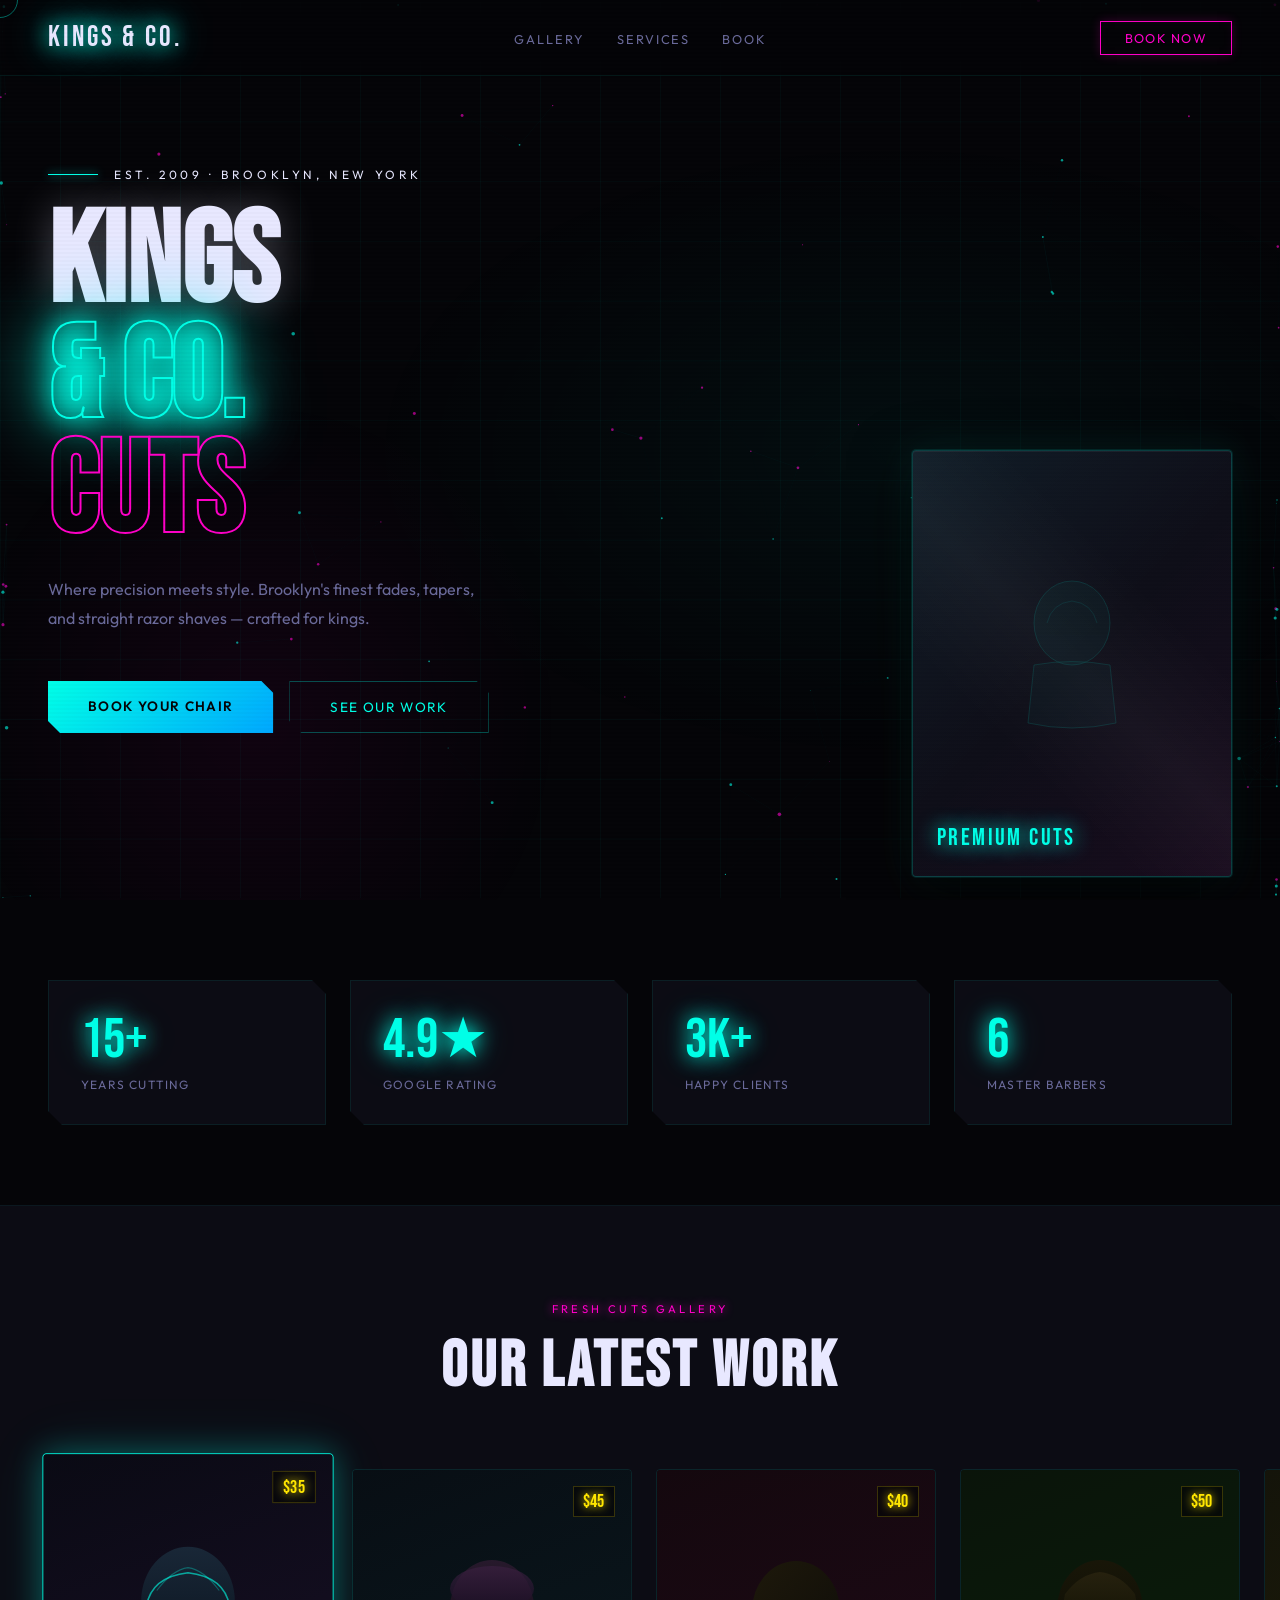
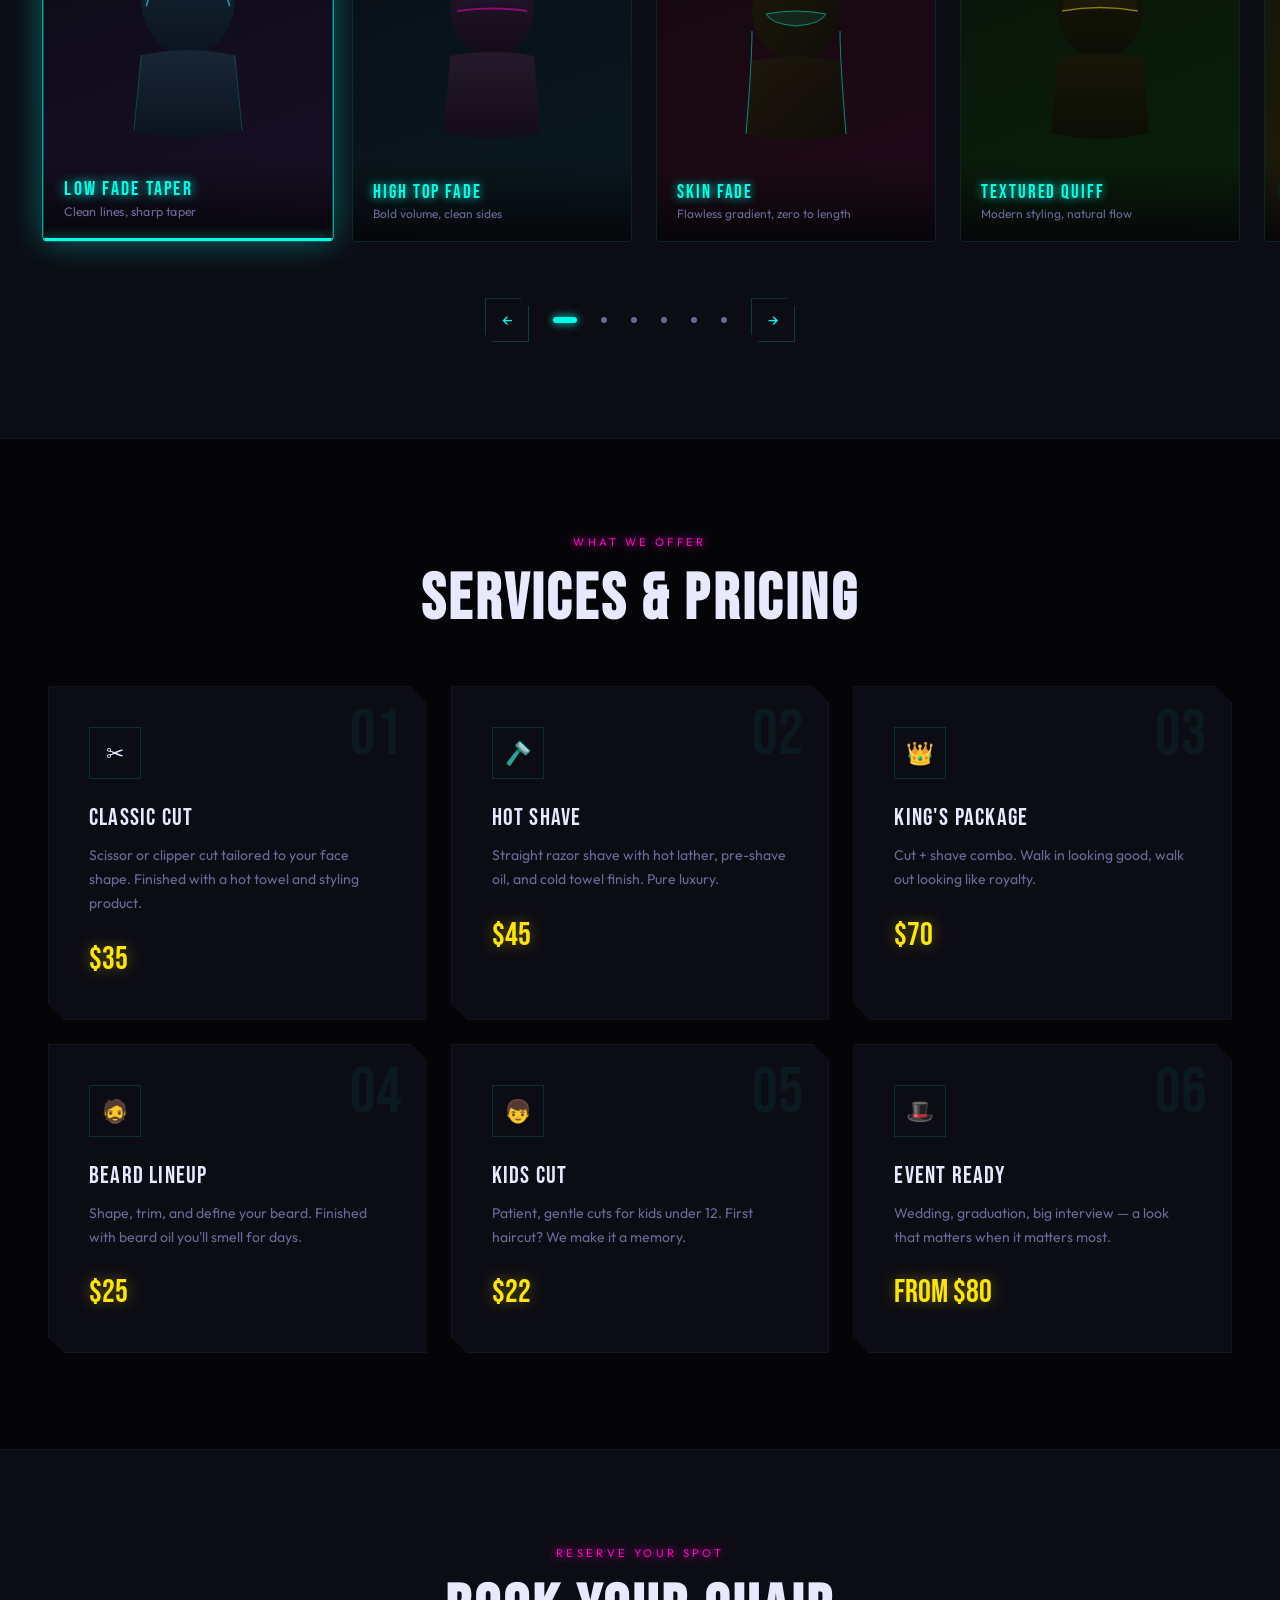
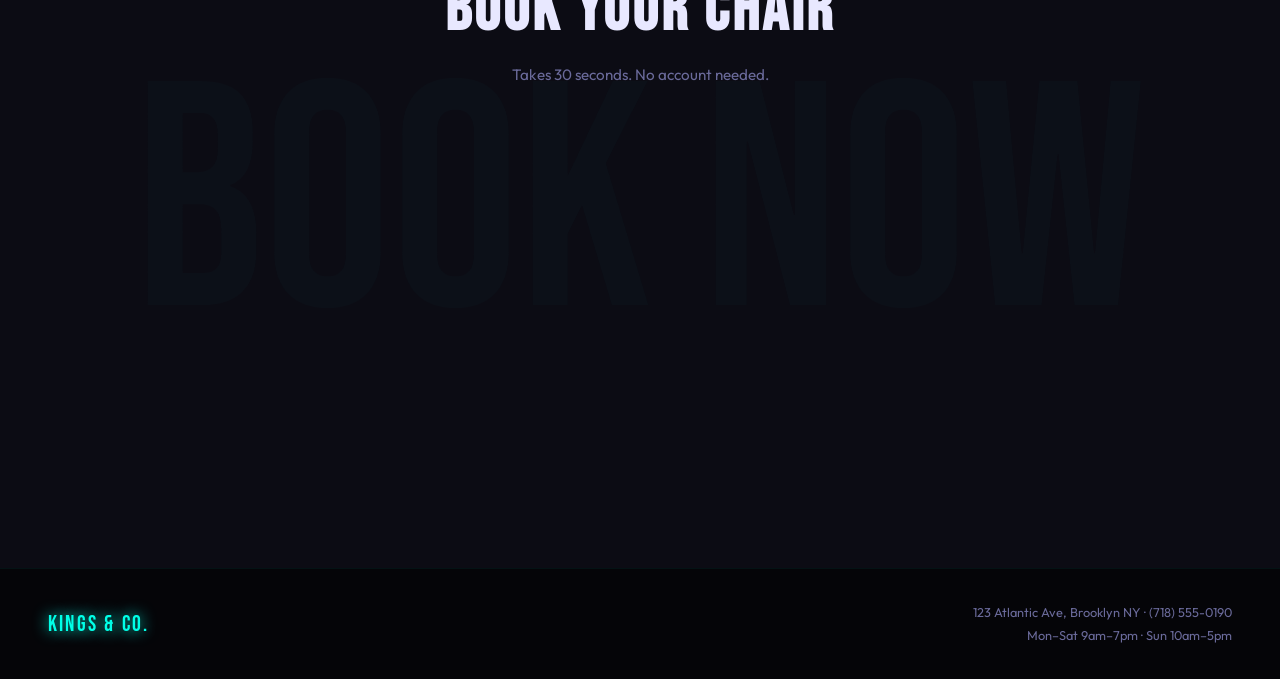
<file: index.html>
<!DOCTYPE html>
<html lang="en">
<head>
<meta charset="UTF-8">
<meta name="viewport" content="width=device-width, initial-scale=1.0">
<title>Kings & Co. Barbershop</title>
<link href="https://fonts.googleapis.com/css2?family=Bebas+Neue&family=Outfit:wght@300;400;500;600&display=swap" rel="stylesheet">
<style>
*,*::before,*::after{box-sizing:border-box;margin:0;padding:0}

:root{
  --neon-cyan:#00ffe7;
  --neon-magenta:#ff00c8;
  --neon-gold:#ffe600;
  --dark:#050508;
  --dark2:#0c0c14;
  --dark3:#12121e;
  --text:#e8e8ff;
  --muted:#6a6a9a;
}

html{scroll-behavior:smooth}

body{
  background:var(--dark);
  color:var(--text);
  font-family:'Outfit',sans-serif;
  overflow-x:hidden;
  cursor:none;
}

/* ── CUSTOM CURSOR ── */
.cursor{
  position:fixed;width:12px;height:12px;
  background:var(--neon-red);border-radius:50%;
  pointer-events:none;z-index:9999;
  transform:translate(-50%,-50%);
  transition:transform 0.1s,background 0.2s;
  box-shadow:0 0 10px var(--neon-red),0 0 20px var(--neon-red);
}
.cursor-ring{
  position:fixed;width:36px;height:36px;
  border:1px solid rgba(0,255,231,0.4);border-radius:50%;
  pointer-events:none;z-index:9998;
  transform:translate(-50%,-50%);
  transition:all 0.15s ease;
}

/* ── PARTICLE CANVAS ── */
#particles{position:fixed;top:0;left:0;width:100%;height:100%;z-index:0;pointer-events:none;}

/* ── NAV ── */
nav{
  position:fixed;top:0;left:0;right:0;z-index:100;
  padding:1.25rem 3rem;
  display:flex;justify-content:space-between;align-items:center;
  background:rgba(5,5,8,0.7);
  backdrop-filter:blur(20px);
  border-bottom:1px solid rgba(0,255,231,0.08);
}
.nav-logo{
  font-family:'Bebas Neue',sans-serif;
  font-size:1.8rem;letter-spacing:0.1em;
  color:var(--neon-blue);
  text-shadow:0 0 20px var(--neon-cyan),0 0 40px var(--neon-cyan);
}
.nav-links{display:flex;gap:2rem;list-style:none;}
.nav-links a{
  color:var(--muted);text-decoration:none;
  font-size:0.8rem;letter-spacing:0.15em;text-transform:uppercase;
  transition:color 0.2s,text-shadow 0.2s;
}
.nav-links a:hover{
  color:var(--neon-purple);
  text-shadow:0 0 10px var(--neon-cyan);
}
.nav-book{
  padding:0.5rem 1.5rem;
  border:1px solid var(--neon-magenta);
  color:var(--neon-magenta);
  text-decoration:none;font-size:0.8rem;
  letter-spacing:0.1em;text-transform:uppercase;
  transition:all 0.3s;
  box-shadow:0 0 10px rgba(255,0,200,0.2),inset 0 0 10px rgba(255,0,200,0.05);
}
.nav-book:hover{
  background:var(--neon-magenta);color:var(--dark);
  box-shadow:0 0 30px var(--neon-magenta),0 0 60px var(--neon-magenta);
}

/* ── HERO ── */
.hero{
  min-height:100vh;
  display:flex;align-items:center;
  position:relative;overflow:hidden;
  padding:0 3rem;
}
.hero-bg{
  position:absolute;inset:0;
  background:
    radial-gradient(ellipse 60% 50% at 70% 50%, rgba(0,255,231,0.04) 0%, transparent 70%),
    radial-gradient(ellipse 40% 60% at 20% 80%, rgba(255,0,200,0.05) 0%, transparent 60%);
}
.hero-grid{
  position:absolute;inset:0;
  background-image:
    linear-gradient(rgba(0,255,231,0.03) 1px,transparent 1px),
    linear-gradient(90deg,rgba(0,255,231,0.03) 1px,transparent 1px);
  background-size:60px 60px;
  perspective:500px;
  transform:rotateX(5deg);
}
.hero-content{position:relative;z-index:2;max-width:680px;}
.hero-eyebrow{
  display:flex;align-items:center;gap:1rem;
  font-size:0.75rem;letter-spacing:0.3em;text-transform:uppercase;
  color:var(--neon-silver);margin-bottom:1.5rem;
  opacity:0;animation:fadeUp 0.8s 0.2s forwards;
}
.hero-eyebrow::before{content:'';width:50px;height:1px;background:var(--neon-cyan);box-shadow:0 0 8px var(--neon-cyan);}
.hero-title{
  font-family:'Bebas Neue',sans-serif;
  font-size:clamp(5rem,10vw,9rem);
  line-height:0.9;
  margin-bottom:1.5rem;
  opacity:0;animation:fadeUp 0.8s 0.4s forwards;
}
.hero-title .line1{
  display:block;color:var(--text);
  text-shadow:0 0 40px rgba(232,232,255,0.3);
}
.hero-title .line2{
  display:block;
  -webkit-text-stroke:2px var(--neon-cyan);
  color:transparent;
  text-shadow:0 0 30px var(--neon-cyan),0 0 80px var(--neon-cyan);
  animation:flicker 4s infinite;
}
.hero-title .line3{
  display:block;
  -webkit-text-stroke:2px var(--neon-magenta);
  color:transparent;
  text-shadow:0 0 30px var(--neon-silver);
}
@keyframes flicker{
  0%,95%,100%{opacity:1}
  96%{opacity:0.8}
  97%{opacity:1}
  98%{opacity:0.6}
  99%{opacity:1}
}
.hero-sub{
  font-size:1rem;line-height:1.8;color:var(--muted);
  max-width:440px;margin-bottom:3rem;
  opacity:0;animation:fadeUp 0.8s 0.6s forwards;
}
.hero-ctas{
  display:flex;gap:1rem;flex-wrap:wrap;
  opacity:0;animation:fadeUp 0.8s 0.8s forwards;
}
.btn-primary{
  padding:1rem 2.5rem;
  background:linear-gradient(135deg,var(--neon-cyan),#00a8ff);
  color:var(--dark);font-weight:600;font-size:0.85rem;
  letter-spacing:0.1em;text-transform:uppercase;
  text-decoration:none;
  box-shadow:0 0 30px rgba(0,255,231,0.4),0 0 60px rgba(0,255,231,0.2);
  transition:all 0.3s;
  clip-path:polygon(0 0,calc(100% - 12px) 0,100% 12px,100% 100%,12px 100%,0 calc(100% - 12px));
}
.btn-primary:hover{
  box-shadow:0 0 50px rgba(0,255,231,0.7),0 0 100px rgba(0,255,231,0.4);
  transform:translateY(-2px);
}
.btn-secondary{
  padding:1rem 2.5rem;
  border:1px solid rgba(0,255,231,0.3);
  color:var(--neon-cyan);font-size:0.85rem;
  letter-spacing:0.1em;text-transform:uppercase;
  text-decoration:none;
  transition:all 0.3s;
  clip-path:polygon(0 0,calc(100% - 12px) 0,100% 12px,100% 100%,12px 100%,0 calc(100% - 12px));
}
.btn-secondary:hover{
  background:rgba(0,255,231,0.05);
  border-color:var(--neon-brown);
  box-shadow:0 0 20px rgba(0,255,231,0.2);
}

/* 3D FLOATING CARD */
.hero-3d{
  position:absolute;right:3rem;top:50%;transform:translateY(-50%);
  width:320px;
  opacity:0;animation:fadeUp 1s 1s forwards;
  perspective:1000px;
}
.card-3d{
  width:100%;aspect-ratio:3/4;
  transform-style:preserve-3d;
  animation:float3d 6s ease-in-out infinite;
  position:relative;
}
@keyframes float3d{
  0%,100%{transform:rotateY(-8deg) rotateX(4deg) translateY(0)}
  50%{transform:rotateY(8deg) rotateX(-4deg) translateY(-20px)}
}
.card-3d-inner{
  width:100%;height:100%;
  background:linear-gradient(135deg,var(--dark3),var(--dark2));
  border:1px solid rgba(0,255,231,0.2);
  border-radius:4px;
  overflow:hidden;
  box-shadow:
    0 0 0 1px rgba(0,255,231,0.1),
    0 20px 60px rgba(0,0,0,0.8),
    0 0 40px rgba(0,255,231,0.1),
    inset 0 1px 0 rgba(255,255,255,0.05);
  display:flex;align-items:center;justify-content:center;
  position:relative;
}
.card-3d-inner::before{
  content:'';position:absolute;inset:0;
  background:linear-gradient(135deg,rgba(0,255,231,0.05) 0%,transparent 50%,rgba(255,0,200,0.05) 100%);
}
.card-icon{
  font-size:5rem;opacity:0.15;
  filter:drop-shadow(0 0 20px var(--neon-cyan));
}
.card-label{
  position:absolute;bottom:1.5rem;left:1.5rem;right:1.5rem;
  font-family:'Bebas Neue',sans-serif;font-size:1.5rem;
  color:var(--neon-cyan);letter-spacing:0.1em;
  text-shadow:0 0 20px var(--neon-cyan);
}
.card-shine{
  position:absolute;top:-50%;left:-50%;
  width:200%;height:200%;
  background:linear-gradient(45deg,transparent 40%,rgba(255,255,255,0.03) 50%,transparent 60%);
  animation:shine 4s ease-in-out infinite;
}
@keyframes shine{0%,100%{transform:translateX(-100%) translateY(-100%)}50%{transform:translateX(50%) translateY(50%)}}

/* ── SLIDESHOW ── */
.slideshow-section{
  position:relative;padding:6rem 0;overflow:hidden;
  background:var(--dark2);
  border-top:1px solid rgba(0,255,231,0.05);
  border-bottom:1px solid rgba(0,255,231,0.05);
}
.slideshow-header{
  text-align:center;margin-bottom:3rem;padding:0 3rem;
}
.section-tag{
  font-size:0.7rem;letter-spacing:0.3em;text-transform:uppercase;
  color:var(--neon-magenta);margin-bottom:0.75rem;
  text-shadow:0 0 10px var(--neon-magenta);
}
.section-title{
  font-family:'Bebas Neue',sans-serif;
  font-size:clamp(2.5rem,5vw,4rem);
  color:var(--text);letter-spacing:0.05em;
}
.slides-track-wrap{position:relative;}
.slides-track{
  display:flex;gap:1.5rem;
  padding:1rem 3rem;
  transition:transform 0.7s cubic-bezier(0.4,0,0.2,1);
}
.slide{
  flex-shrink:0;width:280px;
  aspect-ratio:3/4;
  border-radius:4px;
  position:relative;overflow:hidden;
  border:1px solid rgba(0,255,231,0.1);
  transition:transform 0.5s,box-shadow 0.5s,border-color 0.5s;
  cursor:none;
}
.slide.active{
  border-color:var(--neon-cyan);
  box-shadow:0 0 30px rgba(0,255,231,0.3),0 0 60px rgba(0,255,231,0.1);
  transform:scale(1.04) translateY(-8px);
}
.slide-bg{
  width:100%;height:100%;
  display:flex;align-items:center;justify-content:center;
  font-size:6rem;
  position:relative;
}
/* Styled haircut illustrations using CSS */
.slide:nth-child(1) .slide-bg{background:linear-gradient(160deg,#0a0a14,#1a1028);}
.slide:nth-child(2) .slide-bg{background:linear-gradient(160deg,#080e14,#0a1a20);}
.slide:nth-child(3) .slide-bg{background:linear-gradient(160deg,#14080e,#200a18);}
.slide:nth-child(4) .slide-bg{background:linear-gradient(160deg,#0a140a,#0a200a);}
.slide:nth-child(5) .slide-bg{background:linear-gradient(160deg,#14140a,#201e08);}
.slide:nth-child(6) .slide-bg{background:linear-gradient(160deg,#0c0814,#14081e);}

.haircut-art{
  position:absolute;inset:0;
  display:flex;flex-direction:column;
  align-items:center;justify-content:center;
}
/* SVG silhouettes for haircuts */
.slide-overlay{
  position:absolute;bottom:0;left:0;right:0;
  padding:1.25rem;
  background:linear-gradient(to top,rgba(5,5,8,0.95) 0%,transparent 100%);
}
.slide-name{
  font-family:'Bebas Neue',sans-serif;
  font-size:1.2rem;letter-spacing:0.1em;
  color:var(--neon-cyan);
  text-shadow:0 0 10px var(--neon-cyan);
}
.slide-desc{font-size:0.75rem;color:var(--muted);margin-top:2px;}
.slide-price{
  position:absolute;top:1rem;right:1rem;
  font-family:'Bebas Neue',sans-serif;font-size:1.1rem;
  color:var(--neon-gold);
  text-shadow:0 0 10px var(--neon-gold);
  background:rgba(5,5,8,0.7);
  padding:0.25rem 0.6rem;
  border:1px solid rgba(255,230,0,0.2);
}
.slide-neon-line{
  position:absolute;bottom:0;left:0;right:0;
  height:2px;
  transform:scaleX(0);
  transition:transform 0.5s;
}
.slide.active .slide-neon-line{transform:scaleX(1);}
.slide:nth-child(odd) .slide-neon-line{background:var(--neon-cyan);box-shadow:0 0 10px var(--neon-cyan);}
.slide:nth-child(even) .slide-neon-line{background:var(--neon-magenta);box-shadow:0 0 10px var(--neon-magenta);}

.slide-controls{
  display:flex;align-items:center;justify-content:center;gap:1.5rem;
  margin-top:2.5rem;padding:0 3rem;
}
.slide-dot{
  width:6px;height:6px;border-radius:50%;
  background:var(--muted);transition:all 0.3s;cursor:none;
}
.slide-dot.active{
  background:var(--neon-cyan);width:24px;border-radius:3px;
  box-shadow:0 0 8px var(--neon-cyan);
}
.slide-arrow{
  width:44px;height:44px;
  border:1px solid rgba(0,255,231,0.2);
  display:flex;align-items:center;justify-content:center;
  cursor:none;color:var(--neon-cyan);font-size:1rem;
  transition:all 0.3s;
  clip-path:polygon(0 0,calc(100% - 8px) 0,100% 8px,100% 100%,8px 100%,0 calc(100% - 8px));
}
.slide-arrow:hover{
  background:rgba(0,255,231,0.1);
  box-shadow:0 0 20px rgba(0,255,231,0.2);
}

/* ── STATS 3D ── */
.stats{
  padding:5rem 3rem;
  display:grid;grid-template-columns:repeat(4,1fr);gap:1.5rem;
  position:relative;z-index:1;
}
.stat-card{
  padding:2rem;
  background:var(--dark2);
  border:1px solid rgba(0,255,231,0.08);
  position:relative;overflow:hidden;
  transition:transform 0.3s,border-color 0.3s,box-shadow 0.3s;
  clip-path:polygon(0 0,calc(100% - 14px) 0,100% 14px,100% 100%,14px 100%,0 calc(100% - 14px));
}
.stat-card:hover{
  transform:translateY(-6px) scale(1.02);
  border-color:rgba(0,255,231,0.3);
  box-shadow:0 20px 40px rgba(0,0,0,0.5),0 0 30px rgba(0,255,231,0.1);
}
.stat-card::before{
  content:'';position:absolute;top:0;left:0;right:0;height:1px;
  background:linear-gradient(90deg,transparent,var(--neon-cyan),transparent);
  opacity:0;transition:opacity 0.3s;
}
.stat-card:hover::before{opacity:1;}
.stat-num{
  font-family:'Bebas Neue',sans-serif;
  font-size:3.5rem;line-height:1;
  color:var(--neon-cyan);
  text-shadow:0 0 20px var(--neon-cyan),0 0 40px rgba(0,255,231,0.3);
}
.stat-label{font-size:0.75rem;letter-spacing:0.1em;text-transform:uppercase;color:var(--muted);margin-top:0.5rem;}

/* ── SERVICES 3D ── */
.services{padding:6rem 3rem;position:relative;z-index:1;}
.services-grid{
  display:grid;grid-template-columns:repeat(3,1fr);gap:1.5rem;
  margin-top:3rem;
}
.service-card{
  padding:2.5rem;
  background:var(--dark2);
  border:1px solid rgba(255,255,255,0.04);
  position:relative;overflow:hidden;
  transition:all 0.4s;
  clip-path:polygon(0 0,calc(100% - 16px) 0,100% 16px,100% 100%,16px 100%,0 calc(100% - 16px));
}
.service-card:hover{
  transform:translateY(-8px);
  border-color:transparent;
}
.service-card::after{
  content:'';position:absolute;inset:0;
  background:linear-gradient(135deg,rgba(0,255,231,0.03),rgba(255,0,200,0.03));
  opacity:0;transition:opacity 0.4s;
}
.service-card:hover::after{opacity:1;}
.service-card:nth-child(odd):hover{
  box-shadow:0 30px 60px rgba(0,0,0,0.6),0 0 40px rgba(0,255,231,0.15),inset 0 1px 0 rgba(0,255,231,0.1);
}
.service-card:nth-child(even):hover{
  box-shadow:0 30px 60px rgba(0,0,0,0.6),0 0 40px rgba(255,0,200,0.15),inset 0 1px 0 rgba(255,0,200,0.1);
}
.service-num{
  font-family:'Bebas Neue',sans-serif;font-size:4rem;
  color:rgba(0,255,231,0.06);
  position:absolute;top:1rem;right:1.5rem;line-height:1;
}
.service-icon-wrap{
  width:52px;height:52px;margin-bottom:1.5rem;
  border:1px solid rgba(0,255,231,0.15);
  display:flex;align-items:center;justify-content:center;
  font-size:1.4rem;
  position:relative;z-index:1;
}
.service-name{
  font-family:'Bebas Neue',sans-serif;
  font-size:1.5rem;letter-spacing:0.05em;
  margin-bottom:0.75rem;position:relative;z-index:1;
}
.service-desc{font-size:0.875rem;color:var(--muted);line-height:1.7;margin-bottom:1.5rem;position:relative;z-index:1;}
.service-price{
  font-family:'Bebas Neue',sans-serif;font-size:2rem;
  color:var(--neon-gold);
  text-shadow:0 0 15px rgba(255,230,0,0.4);
  position:relative;z-index:1;
}
.service-line{
  position:absolute;bottom:0;left:0;
  height:2px;width:0;
  transition:width 0.4s;
}
.service-card:nth-child(odd) .service-line{background:var(--neon-cyan);box-shadow:0 0 8px var(--neon-cyan);}
.service-card:nth-child(even) .service-line{background:var(--neon-magenta);box-shadow:0 0 8px var(--neon-magenta);}
.service-card:hover .service-line{width:100%;}

/* ── BOOKING ── */
.booking{
  padding:6rem 3rem;
  position:relative;overflow:hidden;
  background:var(--dark2);
  border-top:1px solid rgba(0,255,231,0.05);
}
.booking::before{
  content:'BOOK NOW';
  position:absolute;top:50%;left:50%;transform:translate(-50%,-50%);
  font-family:'Bebas Neue',sans-serif;font-size:20rem;
  color:rgba(0,255,231,0.015);white-space:nowrap;
  pointer-events:none;user-select:none;
}
.booking-inner{max-width:600px;margin:0 auto;text-align:center;position:relative;}
.booking-form{margin-top:3rem;display:flex;flex-direction:column;gap:1rem;}
.booking-input{
  padding:1rem 1.5rem;
  background:rgba(255,255,255,0.02);
  border:1px solid rgba(0,255,231,0.1);
  color:var(--text);font-family:'Outfit',sans-serif;font-size:0.95rem;
  outline:none;transition:all 0.3s;
  clip-path:polygon(0 0,calc(100% - 10px) 0,100% 10px,100% 100%,10px 100%,0 calc(100% - 10px));
}
.booking-input:focus{
  border-color:var(--neon-cyan);
  background:rgba(0,255,231,0.03);
  box-shadow:0 0 20px rgba(0,255,231,0.1);
}
.booking-input::placeholder{color:var(--muted);}
.booking-btn{
  padding:1.25rem;
  background:linear-gradient(135deg,var(--neon-cyan),#0099ff);
  color:var(--dark);font-weight:700;font-size:0.9rem;
  letter-spacing:0.2em;text-transform:uppercase;
  border:none;cursor:none;
  transition:all 0.3s;margin-top:0.5rem;
  box-shadow:0 0 30px rgba(0,255,231,0.3);
  clip-path:polygon(0 0,calc(100% - 14px) 0,100% 14px,100% 100%,14px 100%,0 calc(100% - 14px));
}
.booking-btn:hover{
  box-shadow:0 0 60px rgba(0,255,231,0.6),0 0 120px rgba(0,255,231,0.3);
  transform:translateY(-2px);
}

/* ── FOOTER ── */
footer{
  padding:2rem 3rem;
  border-top:1px solid rgba(0,255,231,0.06);
  display:flex;justify-content:space-between;align-items:center;
  position:relative;z-index:1;
}
.footer-logo{
  font-family:'Bebas Neue',sans-serif;font-size:1.4rem;
  color:var(--neon-cyan);letter-spacing:0.1em;
  text-shadow:0 0 15px var(--neon-cyan);
}
.footer-info{font-size:0.8rem;color:var(--muted);text-align:right;line-height:1.8;}

/* ── ANIMATIONS ── */
@keyframes fadeUp{from{opacity:0;transform:translateY(24px)}to{opacity:1;transform:translateY(0)}}
.reveal{opacity:0;transform:translateY(30px);transition:opacity 0.7s,transform 0.7s;}
.reveal.visible{opacity:1;transform:translateY(0);}

/* ── SCANLINE ── */
body::after{
  content:'';position:fixed;inset:0;pointer-events:none;z-index:9990;
  background:repeating-linear-gradient(0deg,transparent,transparent 2px,rgba(0,0,0,0.015) 2px,rgba(0,0,0,0.015) 4px);
}

/* ── MOBILE ── */
@media(max-width:768px){
  nav{padding:1rem 1.5rem;}
  .nav-links,.nav-book{display:none;}
  .hero{padding:0 1.5rem;padding-top:5rem;}
  .hero-3d{display:none;}
  .stats{grid-template-columns:repeat(2,1fr);padding:3rem 1.5rem;}
  .services{padding:4rem 1.5rem;}
  .services-grid{grid-template-columns:1fr;}
  .booking{padding:4rem 1.5rem;}
  footer{flex-direction:column;gap:1rem;padding:2rem 1.5rem;text-align:center;}
  .footer-info{text-align:center;}
}
</style>
</head>
<body>

<canvas id="particles"></canvas>
<div class="cursor" id="cursor"></div>
<div class="cursor-ring" id="cursorRing"></div>

<nav>
  <div class="nav-logo">Kings & Co.</div>
  <ul class="nav-links">
    <li><a href="#cuts">Gallery</a></li>
    <li><a href="#services">Services</a></li>
    <li><a href="#booking">Book</a></li>
  </ul>
  <a href="#booking" class="nav-book">Book Now</a>
</nav>

<!-- HERO -->
<section class="hero">
  <div class="hero-bg"></div>
  <div class="hero-grid"></div>
  <div class="hero-content">
    <div class="hero-eyebrow">Est. 2009 · Brooklyn, New York</div>
    <h1 class="hero-title">
      <span class="line1">Kings</span>
      <span class="line2">&amp; Co.</span>
      <span class="line3">Cuts</span>
    </h1>
    <p class="hero-sub">Where precision meets style. Brooklyn's finest fades, tapers, and straight razor shaves — crafted for kings.</p>
    <div class="hero-ctas">
      <a href="#booking" class="btn-primary">Book Your Chair</a>
      <a href="#cuts" class="btn-secondary">See Our Work</a>
    </div>
  </div>
  <div class="hero-3d">
    <div class="card-3d">
      <div class="card-3d-inner">
        <div class="card-shine"></div>
        <svg width="160" height="200" viewBox="0 0 160 200" fill="none" xmlns="http://www.w3.org/2000/svg" style="opacity:0.25">
          <ellipse cx="80" cy="60" rx="38" ry="42" fill="#00ffe7" fill-opacity="0.15" stroke="#00ffe7" stroke-width="0.5"/>
          <path d="M42 102 Q80 95 118 102 L124 160 Q80 170 36 160 Z" fill="#00ffe7" fill-opacity="0.1" stroke="#00ffe7" stroke-width="0.5"/>
          <path d="M55 60 Q60 40 80 38 Q100 40 105 60" stroke="#00ffe7" stroke-width="1" fill="none" opacity="0.4"/>
        </svg>
        <div class="card-label">Premium Cuts</div>
      </div>
    </div>
  </div>
</section>

<!-- STATS -->
<div class="stats">
  <div class="stat-card reveal">
    <div class="stat-num">15+</div>
    <div class="stat-label">Years cutting</div>
  </div>
  <div class="stat-card reveal">
    <div class="stat-num">4.9★</div>
    <div class="stat-label">Google rating</div>
  </div>
  <div class="stat-card reveal">
    <div class="stat-num">3K+</div>
    <div class="stat-label">Happy clients</div>
  </div>
  <div class="stat-card reveal">
    <div class="stat-num">6</div>
    <div class="stat-label">Master barbers</div>
  </div>
</div>

<!-- SLIDESHOW -->
<section class="slideshow-section" id="cuts">
  <div class="slideshow-header reveal">
    <div class="section-tag">Fresh Cuts Gallery</div>
    <h2 class="section-title">Our Latest Work</h2>
  </div>
  <div class="slides-track-wrap">
    <div class="slides-track" id="slidesTrack">

      <div class="slide active">
        <div class="slide-bg">
          <svg width="180" height="240" viewBox="0 0 180 240" fill="none">
            <ellipse cx="90" cy="75" rx="45" ry="52" fill="url(#g1)" opacity="0.9"/>
            <path d="M45 127 Q90 118 135 127 L142 200 Q90 212 38 200Z" fill="url(#g1)" opacity="0.85"/>
            <path d="M50 80 Q55 52 90 48 Q125 52 130 80" stroke="#00ffe7" stroke-width="1.5" fill="none" opacity="0.6"/>
            <path d="M60 65 Q75 45 90 43 Q105 45 120 65" stroke="#00ffe7" stroke-width="1" fill="none" opacity="0.3"/>
            <line x1="45" y1="127" x2="38" y2="200" stroke="#00ffe7" stroke-width="0.5" opacity="0.4"/>
            <line x1="135" y1="127" x2="142" y2="200" stroke="#00ffe7" stroke-width="0.5" opacity="0.4"/>
            <defs><linearGradient id="g1" x1="0" y1="0" x2="0" y2="1"><stop offset="0%" stop-color="#1a2a3a"/><stop offset="100%" stop-color="#0a1520"/></linearGradient></defs>
          </svg>
        </div>
        <div class="slide-price">$35</div>
        <div class="slide-overlay">
          <div class="slide-name">Low Fade Taper</div>
          <div class="slide-desc">Clean lines, sharp taper</div>
        </div>
        <div class="slide-neon-line"></div>
      </div>

      <div class="slide">
        <div class="slide-bg">
          <svg width="180" height="240" viewBox="0 0 180 240" fill="none">
            <ellipse cx="90" cy="72" rx="42" ry="48" fill="url(#g2)" opacity="0.9"/>
            <path d="M48 120 Q90 112 132 120 L138 196 Q90 208 42 196Z" fill="url(#g2)" opacity="0.85"/>
            <rect x="48" y="30" width="84" height="45" rx="42" fill="url(#g2b)" opacity="0.7"/>
            <path d="M55 75 Q90 70 125 75" stroke="#ff00c8" stroke-width="2" fill="none" opacity="0.5"/>
            <defs>
              <linearGradient id="g2" x1="0" y1="0" x2="0" y2="1"><stop offset="0%" stop-color="#2a1a2e"/><stop offset="100%" stop-color="#150a1a"/></linearGradient>
              <linearGradient id="g2b" x1="0" y1="0" x2="0" y2="1"><stop offset="0%" stop-color="#3a2040"/><stop offset="100%" stop-color="#1a0e24"/></linearGradient>
            </defs>
          </svg>
        </div>
        <div class="slide-price">$45</div>
        <div class="slide-overlay">
          <div class="slide-name">High Top Fade</div>
          <div class="slide-desc">Bold volume, clean sides</div>
        </div>
        <div class="slide-neon-line"></div>
      </div>

      <div class="slide">
        <div class="slide-bg">
          <svg width="180" height="240" viewBox="0 0 180 240" fill="none">
            <ellipse cx="90" cy="75" rx="44" ry="50" fill="url(#g3)" opacity="0.9"/>
            <path d="M46 125 Q90 116 134 125 L140 198 Q90 210 40 198Z" fill="url(#g3)" opacity="0.85"/>
            <path d="M46 95 Q46 125 40 198" stroke="#00ffe7" stroke-width="1" fill="none" opacity="0.5"/>
            <path d="M134 95 Q134 125 140 198" stroke="#00ffe7" stroke-width="1" fill="none" opacity="0.5"/>
            <path d="M60 78 Q90 72 120 78 Q115 88 90 90 Q65 88 60 78Z" fill="#00ffe7" fill-opacity="0.08" stroke="#00ffe7" stroke-width="0.5"/>
            <defs><linearGradient id="g3" x1="0" y1="0" x2="1" y2="1"><stop offset="0%" stop-color="#1e1a0a"/><stop offset="100%" stop-color="#0e0e08"/></linearGradient></defs>
          </svg>
        </div>
        <div class="slide-price">$40</div>
        <div class="slide-overlay">
          <div class="slide-name">Skin Fade</div>
          <div class="slide-desc">Flawless gradient, zero to length</div>
        </div>
        <div class="slide-neon-line"></div>
      </div>

      <div class="slide">
        <div class="slide-bg">
          <svg width="180" height="240" viewBox="0 0 180 240" fill="none">
            <ellipse cx="90" cy="73" rx="43" ry="49" fill="url(#g4)" opacity="0.9"/>
            <path d="M47 122 Q90 113 133 122 L139 197 Q90 209 41 197Z" fill="url(#g4)" opacity="0.85"/>
            <path d="M55 58 Q70 38 90 36 Q110 38 125 58 L128 75 Q90 70 52 75Z" fill="url(#g4b)" opacity="0.8"/>
            <path d="M52 75 Q90 68 128 75" stroke="#ffe600" stroke-width="1.5" fill="none" opacity="0.5"/>
            <defs>
              <linearGradient id="g4" x1="0" y1="0" x2="0" y2="1"><stop offset="0%" stop-color="#1a1608"/><stop offset="100%" stop-color="#0c0c04"/></linearGradient>
              <linearGradient id="g4b" x1="0" y1="0" x2="0" y2="1"><stop offset="0%" stop-color="#2a2410"/><stop offset="100%" stop-color="#1a1808"/></linearGradient>
            </defs>
          </svg>
        </div>
        <div class="slide-price">$50</div>
        <div class="slide-overlay">
          <div class="slide-name">Textured Quiff</div>
          <div class="slide-desc">Modern styling, natural flow</div>
        </div>
        <div class="slide-neon-line"></div>
      </div>

      <div class="slide">
        <div class="slide-bg">
          <svg width="180" height="240" viewBox="0 0 180 240" fill="none">
            <ellipse cx="90" cy="74" rx="44" ry="50" fill="url(#g5)" opacity="0.9"/>
            <path d="M46 124 Q90 115 134 124 L140 198 Q90 210 40 198Z" fill="url(#g5)" opacity="0.85"/>
            <path d="M46 80 L46 124" stroke="#00ffe7" stroke-width="3" opacity="0.4"/>
            <path d="M134 80 L134 124" stroke="#00ffe7" stroke-width="3" opacity="0.4"/>
            <path d="M50 70 Q90 85 130 70" stroke="#ff00c8" stroke-width="1" fill="none" opacity="0.4"/>
            <defs><linearGradient id="g5" x1="0" y1="0" x2="0" y2="1"><stop offset="0%" stop-color="#0a1a0a"/><stop offset="100%" stop-color="#040c04"/></linearGradient></defs>
          </svg>
        </div>
        <div class="slide-price">$55</div>
        <div class="slide-overlay">
          <div class="slide-name">Hard Part Design</div>
          <div class="slide-desc">Razor parted, sharp contrast</div>
        </div>
        <div class="slide-neon-line"></div>
      </div>

      <div class="slide">
        <div class="slide-bg">
          <svg width="180" height="240" viewBox="0 0 180 240" fill="none">
            <ellipse cx="90" cy="74" rx="43" ry="50" fill="url(#g6)" opacity="0.9"/>
            <path d="M47 124 Q90 115 133 124 L139 198 Q90 210 41 198Z" fill="url(#g6)" opacity="0.85"/>
            <ellipse cx="90" cy="50" rx="30" ry="22" fill="url(#g6b)" opacity="0.7"/>
            <path d="M60 74 Q90 68 120 74 Q115 82 90 84 Q65 82 60 74Z" fill="#ff00c8" fill-opacity="0.07" stroke="#ff00c8" stroke-width="0.5"/>
            <defs>
              <linearGradient id="g6" x1="0" y1="0" x2="0" y2="1"><stop offset="0%" stop-color="#1a0e0e"/><stop offset="100%" stop-color="#0c0606"/></linearGradient>
              <linearGradient id="g6b" x1="0" y1="0" x2="0" y2="1"><stop offset="0%" stop-color="#2a1414"/><stop offset="100%" stop-color="#180a0a"/></linearGradient>
            </defs>
          </svg>
        </div>
        <div class="slide-price">$70</div>
        <div class="slide-overlay">
          <div class="slide-name">King's Package</div>
          <div class="slide-desc">Cut + beard + hot shave</div>
        </div>
        <div class="slide-neon-line"></div>
      </div>

    </div>
  </div>
  <div class="slide-controls">
    <div class="slide-arrow" id="prevSlide">&#8592;</div>
    <div class="slide-dot active" data-index="0"></div>
    <div class="slide-dot" data-index="1"></div>
    <div class="slide-dot" data-index="2"></div>
    <div class="slide-dot" data-index="3"></div>
    <div class="slide-dot" data-index="4"></div>
    <div class="slide-dot" data-index="5"></div>
    <div class="slide-arrow" id="nextSlide">&#8594;</div>
  </div>
</section>

<!-- SERVICES -->
<section class="services" id="services">
  <div class="reveal" style="text-align:center;margin-bottom:1rem;">
    <div class="section-tag">What We Offer</div>
    <h2 class="section-title">Services & Pricing</h2>
  </div>
  <div class="services-grid">
    <div class="service-card reveal">
      <div class="service-num">01</div>
      <div class="service-icon-wrap">✂</div>
      <div class="service-name">Classic Cut</div>
      <div class="service-desc">Scissor or clipper cut tailored to your face shape. Finished with a hot towel and styling product.</div>
      <div class="service-price">$35</div>
      <div class="service-line"></div>
    </div>
    <div class="service-card reveal">
      <div class="service-num">02</div>
      <div class="service-icon-wrap">🪒</div>
      <div class="service-name">Hot Shave</div>
      <div class="service-desc">Straight razor shave with hot lather, pre-shave oil, and cold towel finish. Pure luxury.</div>
      <div class="service-price">$45</div>
      <div class="service-line"></div>
    </div>
    <div class="service-card reveal">
      <div class="service-num">03</div>
      <div class="service-icon-wrap">👑</div>
      <div class="service-name">King's Package</div>
      <div class="service-desc">Cut + shave combo. Walk in looking good, walk out looking like royalty.</div>
      <div class="service-price">$70</div>
      <div class="service-line"></div>
    </div>
    <div class="service-card reveal">
      <div class="service-num">04</div>
      <div class="service-icon-wrap">🧔</div>
      <div class="service-name">Beard Lineup</div>
      <div class="service-desc">Shape, trim, and define your beard. Finished with beard oil you'll smell for days.</div>
      <div class="service-price">$25</div>
      <div class="service-line"></div>
    </div>
    <div class="service-card reveal">
      <div class="service-num">05</div>
      <div class="service-icon-wrap">👦</div>
      <div class="service-name">Kids Cut</div>
      <div class="service-desc">Patient, gentle cuts for kids under 12. First haircut? We make it a memory.</div>
      <div class="service-price">$22</div>
      <div class="service-line"></div>
    </div>
    <div class="service-card reveal">
      <div class="service-num">06</div>
      <div class="service-icon-wrap">🎩</div>
      <div class="service-name">Event Ready</div>
      <div class="service-desc">Wedding, graduation, big interview — a look that matters when it matters most.</div>
      <div class="service-price">From $80</div>
      <div class="service-line"></div>
    </div>
  </div>
</section>

<!-- BOOKING -->
<section class="booking" id="booking">
  <div class="booking-inner">
    <div class="reveal">
      <div class="section-tag">Reserve Your Spot</div>
      <h2 class="section-title">Book Your Chair</h2>
      <p style="color:var(--muted);margin-top:1rem;font-size:0.95rem;">Takes 30 seconds. No account needed.</p>
    </div>
    <div class="booking-form reveal">
      <input class="booking-input" type="text" placeholder="Your name">
      <input class="booking-input" type="tel" placeholder="Phone number">
      <input class="booking-input" type="text" placeholder="Service (e.g. Classic Cut)">
      <input class="booking-input" type="text" placeholder="Preferred day & time">
      <button class="booking-btn">Confirm Booking →</button>
    </div>
  </div>
</section>

<footer>
  <div class="footer-logo">Kings & Co.</div>
  <div class="footer-info">
    123 Atlantic Ave, Brooklyn NY · (718) 555-0190<br>
    Mon–Sat 9am–7pm · Sun 10am–5pm
  </div>
</footer>

<script>
// ── CURSOR ──
const cursor = document.getElementById('cursor');
const ring = document.getElementById('cursorRing');
let mx=0,my=0,rx=0,ry=0;
document.addEventListener('mousemove',e=>{
  mx=e.clientX;my=e.clientY;
  cursor.style.left=mx+'px';cursor.style.top=my+'px';
});
(function animRing(){
  rx+=(mx-rx)*0.12;ry+=(my-ry)*0.12;
  ring.style.left=rx+'px';ring.style.top=ry+'px';
  requestAnimationFrame(animRing);
})();

// ── PARTICLES ──
const canvas=document.getElementById('particles');
const ctx=canvas.getContext('2d');
let W,H,pts=[];
function resize(){W=canvas.width=innerWidth;H=canvas.height=innerHeight;}
resize();window.addEventListener('resize',resize);
for(let i=0;i<80;i++)pts.push({
  x:Math.random()*1920,y:Math.random()*1080,
  vx:(Math.random()-0.5)*0.3,vy:(Math.random()-0.5)*0.3,
  r:Math.random()*1.5+0.3,
  c:Math.random()>0.5?'0,255,231':'255,0,200'
});
(function drawPts(){
  ctx.clearRect(0,0,W,H);
  pts.forEach(p=>{
    p.x+=p.vx;p.y+=p.vy;
    if(p.x<0)p.x=W;if(p.x>W)p.x=0;
    if(p.y<0)p.y=H;if(p.y>H)p.y=0;
    ctx.beginPath();ctx.arc(p.x,p.y,p.r,0,Math.PI*2);
    ctx.fillStyle=`rgba(${p.c},0.6)`;ctx.fill();
  });
  pts.forEach((a,i)=>pts.slice(i+1).forEach(b=>{
    const d=Math.hypot(a.x-b.x,a.y-b.y);
    if(d<120){
      ctx.beginPath();ctx.moveTo(a.x,a.y);ctx.lineTo(b.x,b.y);
      ctx.strokeStyle=`rgba(0,255,231,${0.08*(1-d/120)})`;
      ctx.lineWidth=0.5;ctx.stroke();
    }
  }));
  requestAnimationFrame(drawPts);
})();

// ── SLIDESHOW ──
const track=document.getElementById('slidesTrack');
const slides=document.querySelectorAll('.slide');
const dots=document.querySelectorAll('.slide-dot');
let cur=0,autoTimer;
function goTo(n){
  slides[cur].classList.remove('active');
  dots[cur].classList.remove('active');
  cur=(n+slides.length)%slides.length;
  slides[cur].classList.add('active');
  dots[cur].classList.add('active');
  const slideW=slides[0].offsetWidth+24;
  const offset=Math.max(0,cur*slideW-48);
  track.style.transform=`translateX(-${offset}px)`;
}
document.getElementById('nextSlide').addEventListener('click',()=>{clearInterval(autoTimer);goTo(cur+1);startAuto();});
document.getElementById('prevSlide').addEventListener('click',()=>{clearInterval(autoTimer);goTo(cur-1);startAuto();});
dots.forEach(d=>d.addEventListener('click',()=>{clearInterval(autoTimer);goTo(+d.dataset.index);startAuto();}));
function startAuto(){autoTimer=setInterval(()=>goTo(cur+1),3000);}
startAuto();

// ── SCROLL REVEAL ──
const io=new IntersectionObserver(entries=>{
  entries.forEach((e,i)=>{
    if(e.isIntersecting)setTimeout(()=>e.target.classList.add('visible'),i*100);
  });
},{threshold:0.1});
document.querySelectorAll('.reveal').forEach(el=>io.observe(el));
</script>
</body>
</html>
</file>
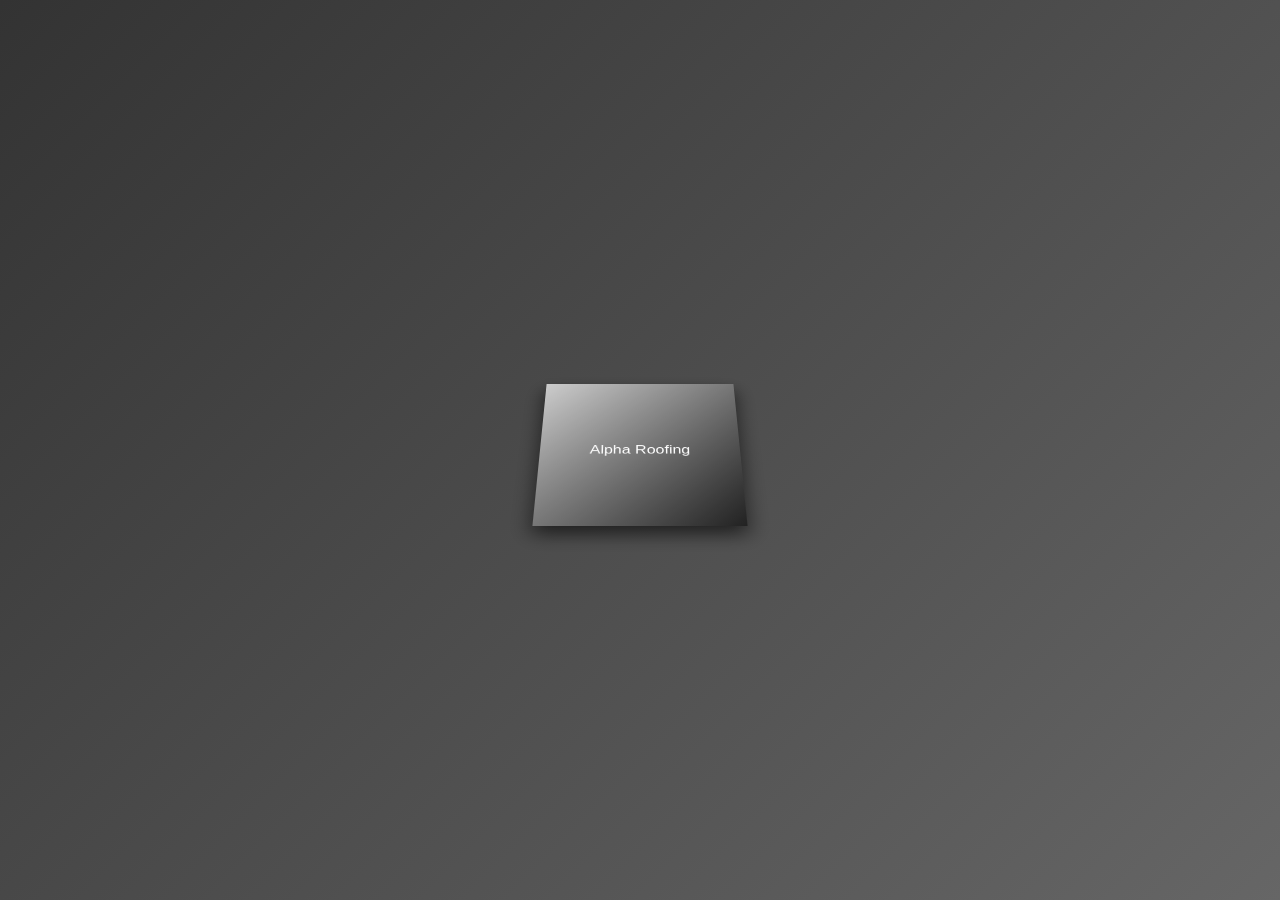
<file: alpha-roofing/index.html>
<!DOCTYPE html>
<html lang="en">
<head>
    <meta charset="UTF-8">
    <meta name="viewport" content="width=device-width, initial-scale=1.0">
    <title>Alpha Roofing</title>
    <link rel="stylesheet" href="style.css">
</head>
<body>
    <div class="container">
        <div class="roof">Alpha Roofing</div>
    </div>
    <script src="script.js"></script>
</body>
</html>
</file>
<file: alpha-roofing/style.css>
body {
    margin: 0;
    font-family: Arial, sans-serif;
    display: flex;
    justify-content: center;
    align-items: center;
    height: 100vh;
    background: linear-gradient(135deg, #333, #666);
    color: white;
}

.container {
    perspective: 1000px;
}

.roof {
    width: 200px;
    height: 200px;
    background: linear-gradient(135deg, #ccc, #222);
    box-shadow: 0 10px 20px rgba(0, 0, 0, 0.6);
    display: flex;
    justify-content: center;
    align-items: center;
    transform: rotateX(45deg) rotateY(0);
    transition: transform 0.5s;
}
</file>
